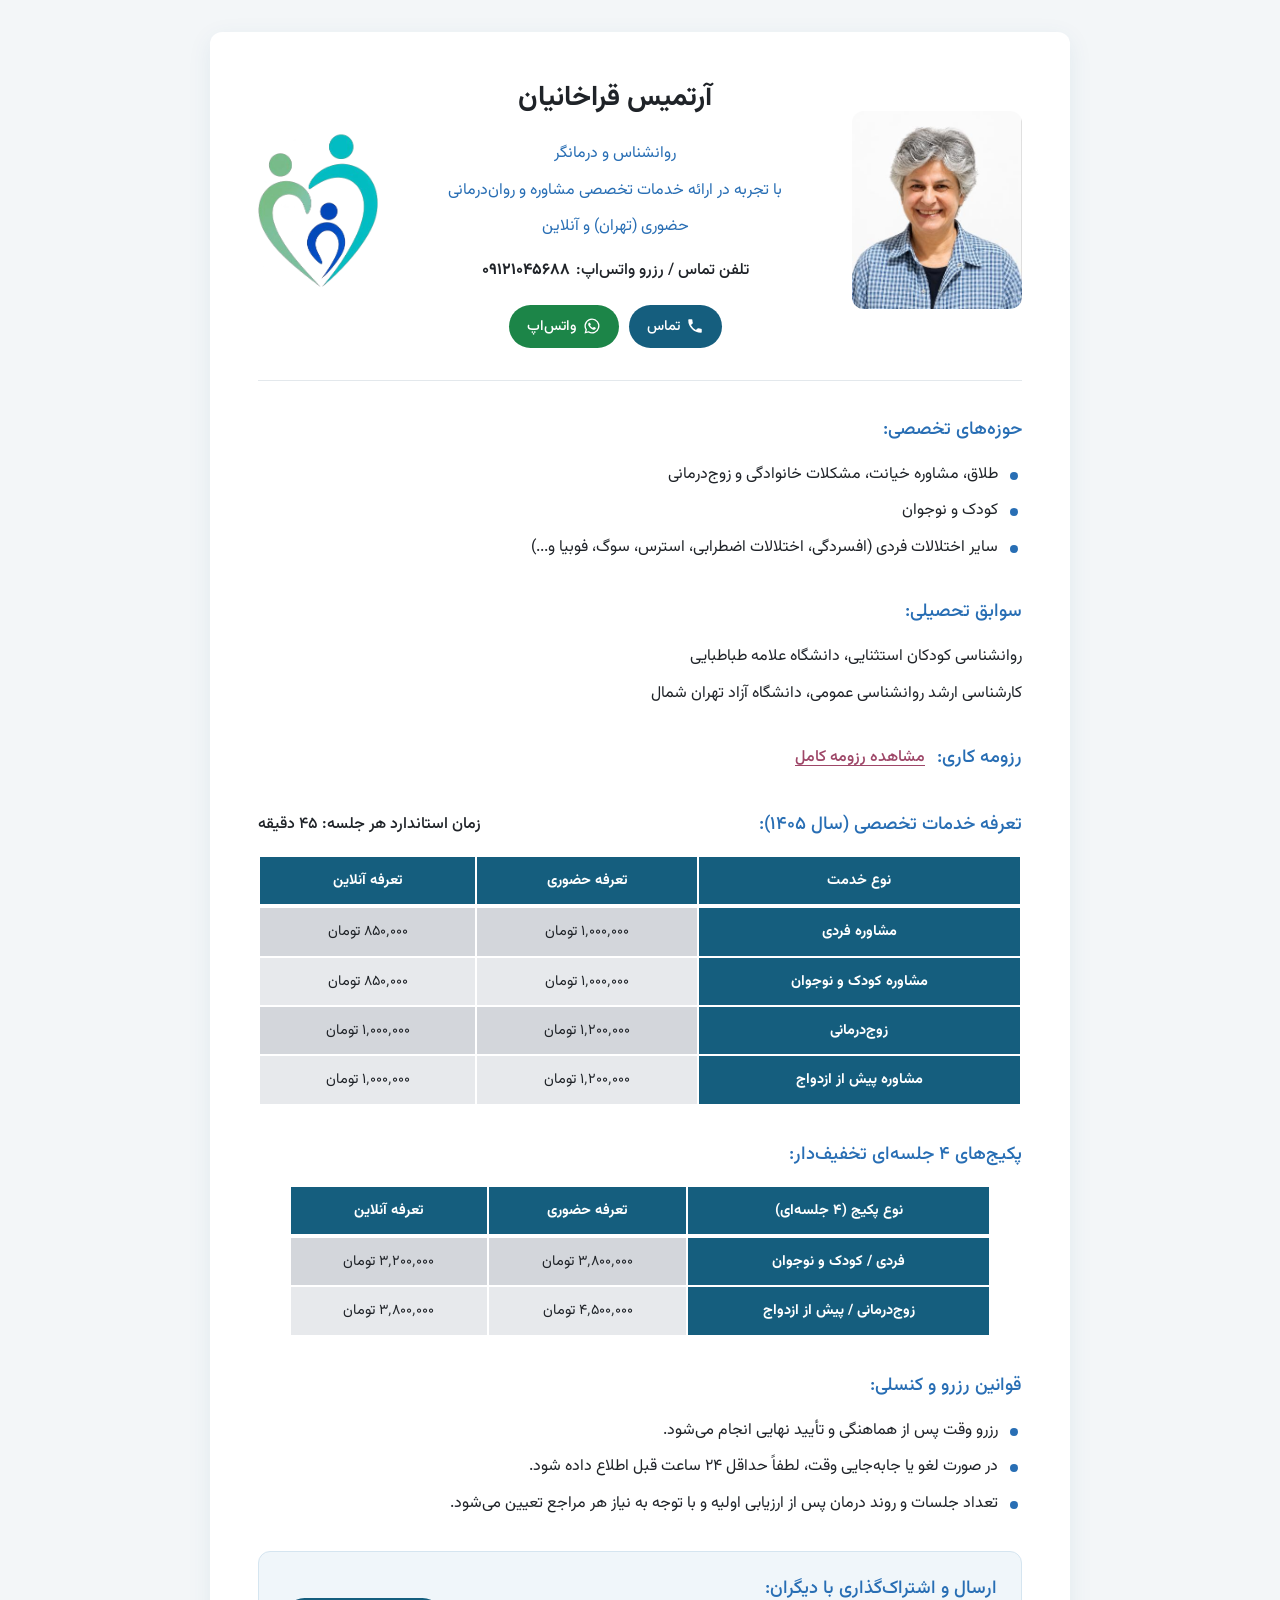
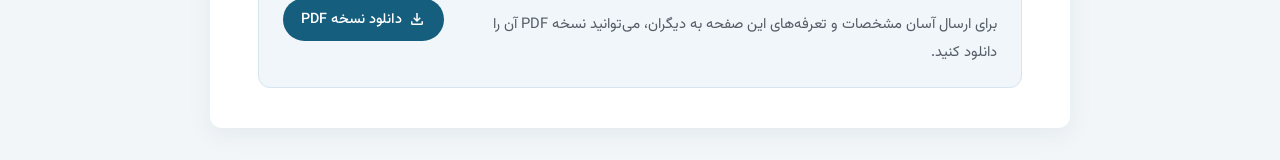
<file: index.html>
<!DOCTYPE html>
<html lang="fa" dir="rtl">
<head>
  <meta charset="UTF-8">
  <meta name="viewport" content="width=device-width, initial-scale=1.0">
  <title>آرتمیس قراخانیان | روانشناس و درمانگر در تهران (حضوری و آنلاین)</title>
  <meta name="description" content="آرتمیس قراخانیان، روانشناس و درمانگر (حضوری در تهران و آنلاین). مشاوره فردی، زوج‌درمانی، طلاق، پیش از ازدواج و کودک و نوجوان. رزرو وقت و واتس‌اپ: ۰۹۱۲۱۰۴۵۶۸۸">
  <meta name="keywords" content="آرتمیس قراخانیان, ارتمیس قراخانیان, ارتمیس قراخاینیان, آرتمیس قراخاینیان, آرتمیس قره‌خانیان, ارتمیس قره خانیان, Artemis Gharakhanian, روانشناس و درمانگر, روانشناس تهران, مشاوره آنلاین روانشناسی, زوج درمانی, مشاوره فردی, مشاوره طلاق, مشاوره کودک و نوجوان">
  <meta name="author" content="آرتمیس قراخانیان">
  <meta name="robots" content="index, follow, max-image-preview:large, max-snippet:-1, max-video-preview:-1">
  <meta name="geo.region" content="IR-23">
  <meta name="geo.placename" content="Tehran">
  <meta name="theme-color" content="#155e7e">

  <!-- Google Search Console: paste your verification tag below if verifying via HTML tag -->
  <!-- <meta name="google-site-verification" content="YOUR_VERIFICATION_CODE"> -->

  <link rel="canonical" href="https://artemisgharakhanian.github.io/">
  <link rel="alternate" hreflang="fa" href="https://artemisgharakhanian.github.io/">
  <link rel="alternate" hreflang="x-default" href="https://artemisgharakhanian.github.io/">
  <link rel="alternate" type="text/markdown" href="https://artemisgharakhanian.github.io/llms.txt" title="LLMs.txt">
  <link rel="alternate" type="text/markdown" href="https://artemisgharakhanian.github.io/llms-full.txt" title="LLMs Full Documentation">

  <!-- Open Graph (WhatsApp, Telegram, LinkedIn, Facebook) -->
  <meta property="og:type" content="profile">
  <meta property="og:locale" content="fa_IR">
  <meta property="og:site_name" content="آرتمیس قراخانیان">
  <meta property="og:url" content="https://artemisgharakhanian.github.io/">
  <meta property="og:title" content="آرتمیس قراخانیان | روانشناس و درمانگر (حضوری در تهران و آنلاین)">
  <meta property="og:description" content="خدمات تخصصی مشاوره فردی، زوج‌درمانی، طلاق، پیش از ازدواج و کودک و نوجوان به‌صورت حضوری در تهران و آنلاین. رزرو وقت: ۰۹۱۲۱۰۴۵۶۸۸">
  <meta property="og:image" content="https://artemisgharakhanian.github.io/assets/images/og-image.jpg">
  <meta property="og:image:type" content="image/jpeg">
  <meta property="og:image:width" content="1200">
  <meta property="og:image:height" content="630">
  <meta property="og:image:alt" content="آرتمیس قراخانیان — روانشناس و درمانگر">
  <meta property="profile:first_name" content="آرتمیس">
  <meta property="profile:last_name" content="قراخانیان">

  <!-- Twitter / X Card -->
  <meta name="twitter:card" content="summary_large_image">
  <meta name="twitter:title" content="آرتمیس قراخانیان | روانشناس و درمانگر (حضوری در تهران و آنلاین)">
  <meta name="twitter:description" content="خدمات تخصصی مشاوره فردی، زوج‌درمانی، طلاق، پیش از ازدواج و کودک و نوجوان به‌صورت حضوری در تهران و آنلاین. رزرو وقت: ۰۹۱۲۱۰۴۵۶۸۸">
  <meta name="twitter:image" content="https://artemisgharakhanian.github.io/assets/images/og-image.jpg">
  <meta name="twitter:image:alt" content="آرتمیس قراخانیان — روانشناس و درمانگر">

  <!-- Favicons (48px multiples for Google Search results + Apple Touch Icon) -->
  <link rel="icon" href="favicon.ico" sizes="48x48">
  <link rel="icon" type="image/png" sizes="48x48" href="assets/images/favicon-48.png">
  <link rel="icon" type="image/png" sizes="192x192" href="assets/images/favicon-192.png">
  <link rel="apple-touch-icon" sizes="180x180" href="assets/images/apple-touch-icon.png">

  <!-- Local Fonts & Styles -->
  <link rel="preload" href="assets/fonts/Vazirmatn-Regular.woff2" as="font" type="font/woff2" crossorigin>
  <link rel="preload" href="assets/fonts/Vazirmatn-Bold.woff2" as="font" type="font/woff2" crossorigin>
  <link rel="stylesheet" href="index.css">
  <script>document.documentElement.classList.add("js");</script>

  <!-- Schema.org Structured Data (JSON-LD) -->
  <script type="application/ld+json">
  {
    "@context": "https://schema.org",
    "@graph": [
      {
        "@type": "WebSite",
        "@id": "https://artemisgharakhanian.github.io/#website",
        "url": "https://artemisgharakhanian.github.io/",
        "name": "آرتمیس قراخانیان",
        "alternateName": [
          "ارتمیس قراخانیان",
          "ارتمیس قراخاینیان",
          "آرتمیس قراخاینیان",
          "Artemis Gharakhanian"
        ],
        "inLanguage": "fa-IR"
      },
      {
        "@type": "ProfilePage",
        "@id": "https://artemisgharakhanian.github.io/#webpage",
        "url": "https://artemisgharakhanian.github.io/",
        "name": "آرتمیس قراخانیان | روانشناس و درمانگر در تهران (حضوری و آنلاین)",
        "description": "آرتمیس قراخانیان، روانشناس و درمانگر با تجربه در ارائه خدمات تخصصی مشاوره و روان‌درمانی حضوری در تهران و آنلاین.",
        "inLanguage": "fa-IR",
        "isPartOf": {
          "@id": "https://artemisgharakhanian.github.io/#website"
        },
        "mainEntity": {
          "@id": "https://artemisgharakhanian.github.io/#person"
        },
        "dateModified": "2026-10-29T14:00:00+03:30"
      },
      {
        "@type": "Person",
        "@id": "https://artemisgharakhanian.github.io/#person",
        "name": "آرتمیس قراخانیان",
        "givenName": "آرتمیس",
        "familyName": "قراخانیان",
        "alternateName": [
          "ارتمیس قراخانیان",
          "ارتمیس قراخاینیان",
          "آرتمیس قراخاینیان",
          "آرتمیس قره‌خانیان",
          "ارتمیس قره خانیان",
          "آرتمیس قره خانیان",
          "Artemis Gharakhanian"
        ],
        "jobTitle": "روانشناس و درمانگر",
        "description": "روانشناس و درمانگر با تجربه در ارائه خدمات تخصصی مشاوره و روان‌درمانی به‌صورت حضوری در تهران و آنلاین",
        "url": "https://artemisgharakhanian.github.io/",
        "image": {
          "@type": "ImageObject",
          "url": "https://artemisgharakhanian.github.io/assets/images/profile.jpg",
          "width": 361,
          "height": 422,
          "caption": "آرتمیس قراخانیان — روانشناس و درمانگر"
        },
        "telephone": "+989121045688",
        "address": {
          "@type": "PostalAddress",
          "addressLocality": "تهران",
          "addressCountry": "IR"
        },
        "alumniOf": [
          {
            "@type": "CollegeOrUniversity",
            "name": "دانشگاه علامه طباطبایی"
          },
          {
            "@type": "CollegeOrUniversity",
            "name": "دانشگاه آزاد اسلامی واحد تهران شمال"
          }
        ],
        "knowsAbout": [
          "مشاوره فردی",
          "زوج‌درمانی",
          "مشاوره طلاق",
          "مشاوره خیانت",
          "مشکلات خانوادگی",
          "مشاوره پیش از ازدواج",
          "مشاوره کودک و نوجوان",
          "روانشناسی کودکان استثنایی",
          "درمان افسردگی و اختلالات اضطرابی",
          "مدیریت استرس، سوگ و فوبیا"
        ],
        "worksFor": {
          "@id": "https://artemisgharakhanian.github.io/#practice"
        },
        "sameAs": [
          "https://moshavereh.hamkadeh.com/consultant/artemis_gharakhanian"
        ]
      },
      {
        "@type": "ProfessionalService",
        "@id": "https://artemisgharakhanian.github.io/#practice",
        "name": "خدمات مشاوره و روان‌درمانی آرتمیس قراخانیان",
        "alternateName": [
          "مشاوره روانشناسی آرتمیس قراخانیان",
          "مشاوره روانشناسی ارتمیس قراخاینیان",
          "مشاوره روانشناسی ارتمیس قراخانیان"
        ],
        "url": "https://artemisgharakhanian.github.io/",
        "logo": "https://artemisgharakhanian.github.io/assets/images/logo.png",
        "image": "https://artemisgharakhanian.github.io/assets/images/og-image.jpg",
        "telephone": "+989121045688",
        "priceRange": "۸۵۰٬۰۰۰ تا ۴٬۵۰۰٬۰۰۰ تومان",
        "address": {
          "@type": "PostalAddress",
          "addressLocality": "تهران",
          "addressCountry": "IR"
        },
        "areaServed": [
          {
            "@type": "City",
            "name": "تهران"
          },
          {
            "@type": "Country",
            "name": "ایران"
          }
        ],
        "founder": {
          "@id": "https://artemisgharakhanian.github.io/#person"
        },
        "hasOfferCatalog": {
          "@type": "OfferCatalog",
          "name": "تعرفه خدمات تخصصی مشاوره و روان‌درمانی (سال ۱۴۰۵)",
          "itemListElement": [
            {
              "@type": "Offer",
              "name": "مشاوره فردی (حضوری — ۴۵ دقیقه)",
              "price": "10000000",
              "priceCurrency": "IRR"
            },
            {
              "@type": "Offer",
              "name": "مشاوره فردی (آنلاین — ۴۵ دقیقه)",
              "price": "8500000",
              "priceCurrency": "IRR"
            },
            {
              "@type": "Offer",
              "name": "مشاوره کودک و نوجوان (حضوری — ۴۵ دقیقه)",
              "price": "10000000",
              "priceCurrency": "IRR"
            },
            {
              "@type": "Offer",
              "name": "مشاوره کودک و نوجوان (آنلاین — ۴۵ دقیقه)",
              "price": "8500000",
              "priceCurrency": "IRR"
            },
            {
              "@type": "Offer",
              "name": "زوج‌درمانی (حضوری — ۴۵ دقیقه)",
              "price": "12000000",
              "priceCurrency": "IRR"
            },
            {
              "@type": "Offer",
              "name": "زوج‌درمانی (آنلاین — ۴۵ دقیقه)",
              "price": "10000000",
              "priceCurrency": "IRR"
            },
            {
              "@type": "Offer",
              "name": "مشاوره پیش از ازدواج (حضوری — ۴۵ دقیقه)",
              "price": "12000000",
              "priceCurrency": "IRR"
            },
            {
              "@type": "Offer",
              "name": "مشاوره پیش از ازدواج (آنلاین — ۴۵ دقیقه)",
              "price": "10000000",
              "priceCurrency": "IRR"
            },
            {
              "@type": "Offer",
              "name": "پکیج ۴ جلسه‌ای فردی / کودک و نوجوان (حضوری)",
              "price": "38000000",
              "priceCurrency": "IRR"
            },
            {
              "@type": "Offer",
              "name": "پکیج ۴ جلسه‌ای فردی / کودک و نوجوان (آنلاین)",
              "price": "32000000",
              "priceCurrency": "IRR"
            },
            {
              "@type": "Offer",
              "name": "پکیج ۴ جلسه‌ای زوج‌درمانی / پیش از ازدواج (حضوری)",
              "price": "45000000",
              "priceCurrency": "IRR"
            },
            {
              "@type": "Offer",
              "name": "پکیج ۴ جلسه‌ای زوج‌درمانی / پیش از ازدواج (آنلاین)",
              "price": "38000000",
              "priceCurrency": "IRR"
            }
          ]
        }
      }
    ]
  }
  </script>
</head>
<body>
  <main class="page">

    <!-- Header / Profile (rendered immediately without fade delay for instant LCP) -->
    <header class="hero">
      <img class="hero__photo" src="assets/images/profile.jpg" alt="آرتمیس قراخانیان، روانشناس و درمانگر" width="361" height="422" fetchpriority="high" decoding="async">

      <div class="hero__info">
        <h1 class="hero__name">آرتمیس قراخانیان</h1>
        <p class="hero__role">روانشناس و درمانگر</p>
        <p class="hero__desc">با تجربه در ارائه خدمات تخصصی مشاوره و روان‌درمانی</p>
        <p class="hero__desc">حضوری (تهران) و آنلاین</p>

        <div class="hero__contact">
          <span class="hero__contact-label">تلفن تماس / رزرو واتس‌اپ:</span>
          <a class="hero__phone" href="tel:+989121045688" dir="ltr">۰۹۱۲۱۰۴۵۶۸۸</a>
        </div>

        <div class="hero__actions">
          <a class="btn btn--call" href="tel:+989121045688">
            <svg viewBox="0 0 24 24" aria-hidden="true"><path d="M6.6 10.8a15.1 15.1 0 0 0 6.6 6.6l2.2-2.2a1 1 0 0 1 1-.25 11.4 11.4 0 0 0 3.6.57 1 1 0 0 1 1 1V20a1 1 0 0 1-1 1A17 17 0 0 1 3 4a1 1 0 0 1 1-1h3.5a1 1 0 0 1 1 1c0 1.25.2 2.45.57 3.57a1 1 0 0 1-.25 1z"/></svg>
            تماس
          </a>
          <a class="btn btn--whatsapp" href="https://wa.me/989121045688" target="_blank" rel="noopener noreferrer">
            <svg viewBox="0 0 24 24" aria-hidden="true"><path d="M12 2a10 10 0 0 0-8.6 15.1L2 22l5-1.3A10 10 0 1 0 12 2zm0 18.2a8.2 8.2 0 0 1-4.2-1.15l-.3-.18-3 .78.8-2.9-.2-.3A8.2 8.2 0 1 1 12 20.2zm4.5-6.1c-.25-.12-1.47-.72-1.7-.8-.23-.09-.4-.13-.56.12-.17.25-.64.8-.79.97-.14.16-.29.18-.54.06a6.7 6.7 0 0 1-3.34-2.92c-.25-.43.25-.4.72-1.34.08-.16.04-.3-.02-.43l-.76-1.83c-.2-.48-.4-.41-.56-.42h-.48a.92.92 0 0 0-.67.31 2.8 2.8 0 0 0-.87 2.08 4.9 4.9 0 0 0 1.02 2.58 11.1 11.1 0 0 0 4.27 3.77c1.58.68 2.2.74 3 .62.48-.07 1.47-.6 1.68-1.18.2-.58.2-1.08.14-1.18-.06-.1-.23-.17-.48-.29z"/></svg>
            واتس‌اپ
          </a>
        </div>
      </div>

      <img class="hero__logo" src="assets/images/logo.png" alt="لوگوی خدمات مشاوره و روان‌درمانی آرتمیس قراخانیان" width="283" height="424" decoding="async">
    </header>

    <!-- Specialties -->
    <section class="section reveal" aria-labelledby="specialties-title">
      <h2 class="section__title" id="specialties-title">حوزه‌های تخصصی:</h2>
      <ul class="bullets">
        <li>طلاق، مشاوره خیانت، مشکلات خانوادگی و زوج‌درمانی</li>
        <li>کودک و نوجوان</li>
        <li>سایر اختلالات فردی (افسردگی، اختلالات اضطرابی، استرس، سوگ، فوبیا و...)</li>
      </ul>
    </section>

    <!-- Education -->
    <section class="section reveal" aria-labelledby="education-title">
      <h2 class="section__title" id="education-title">سوابق تحصیلی:</h2>
      <ul class="plain-list">
        <li>روانشناسی کودکان استثنایی، دانشگاه علامه طباطبایی</li>
        <li>کارشناسی ارشد روانشناسی عمومی، دانشگاه آزاد تهران شمال</li>
      </ul>
    </section>

    <!-- Resume -->
    <section class="section section--inline reveal" aria-labelledby="resume-title">
      <h2 class="section__title" id="resume-title">رزومه کاری:</h2>
      <a class="resume-link" href="https://moshavereh.hamkadeh.com/consultant/artemis_gharakhanian" target="_blank" rel="noopener noreferrer">مشاهده رزومه کامل</a>
    </section>

    <!-- Fees -->
    <section class="section reveal" aria-labelledby="fees-title">
      <div class="section__head">
        <h2 class="section__title" id="fees-title">تعرفه خدمات تخصصی (سال ۱۴۰۵):</h2>
        <p class="section__note">زمان استاندارد هر جلسه: ۴۵ دقیقه</p>
      </div>

      <table class="price-table">
        <caption class="sr-only">جدول تعرفه خدمات تخصصی مشاوره آرتمیس قراخانیان در سال ۱۴۰۵</caption>
        <thead>
          <tr>
            <th scope="col">نوع خدمت</th>
            <th scope="col">تعرفه حضوری</th>
            <th scope="col">تعرفه آنلاین</th>
          </tr>
        </thead>
        <tbody>
          <tr>
            <th scope="row">مشاوره فردی</th>
            <td data-label="تعرفه حضوری">۱٬۰۰۰٬۰۰۰ تومان</td>
            <td data-label="تعرفه آنلاین">۸۵۰٬۰۰۰ تومان</td>
          </tr>
          <tr>
            <th scope="row">مشاوره کودک و نوجوان</th>
            <td data-label="تعرفه حضوری">۱٬۰۰۰٬۰۰۰ تومان</td>
            <td data-label="تعرفه آنلاین">۸۵۰٬۰۰۰ تومان</td>
          </tr>
          <tr>
            <th scope="row">زوج‌درمانی</th>
            <td data-label="تعرفه حضوری">۱٬۲۰۰٬۰۰۰ تومان</td>
            <td data-label="تعرفه آنلاین">۱٬۰۰۰٬۰۰۰ تومان</td>
          </tr>
          <tr>
            <th scope="row">مشاوره پیش از ازدواج</th>
            <td data-label="تعرفه حضوری">۱٬۲۰۰٬۰۰۰ تومان</td>
            <td data-label="تعرفه آنلاین">۱٬۰۰۰٬۰۰۰ تومان</td>
          </tr>
        </tbody>
      </table>
    </section>

    <!-- Packages -->
    <section class="section reveal" aria-labelledby="packages-title">
      <h2 class="section__title" id="packages-title">پکیج‌های ۴ جلسه‌ای تخفیف‌دار:</h2>

      <table class="price-table price-table--narrow">
        <caption class="sr-only">جدول تعرفه پکیج‌های ۴ جلسه‌ای تخفیف‌دار مشاوره آرتمیس قراخانیان</caption>
        <thead>
          <tr>
            <th scope="col">نوع پکیج (۴ جلسه‌ای)</th>
            <th scope="col">تعرفه حضوری</th>
            <th scope="col">تعرفه آنلاین</th>
          </tr>
        </thead>
        <tbody>
          <tr>
            <th scope="row">فردی / کودک و نوجوان</th>
            <td data-label="تعرفه حضوری">۳٬۸۰۰٬۰۰۰ تومان</td>
            <td data-label="تعرفه آنلاین">۳٬۲۰۰٬۰۰۰ تومان</td>
          </tr>
          <tr>
            <th scope="row">زوج‌درمانی / پیش از ازدواج</th>
            <td data-label="تعرفه حضوری">۴٬۵۰۰٬۰۰۰ تومان</td>
            <td data-label="تعرفه آنلاین">۳٬۸۰۰٬۰۰۰ تومان</td>
          </tr>
        </tbody>
      </table>
    </section>

    <!-- Rules -->
    <section class="section reveal" aria-labelledby="rules-title">
      <h2 class="section__title" id="rules-title">قوانین رزرو و کنسلی:</h2>
      <ul class="bullets">
        <li>رزرو وقت پس از هماهنگی و تأیید نهایی انجام می‌شود.</li>
        <li>در صورت لغو یا جابه‌جایی وقت، لطفاً حداقل ۲۴ ساعت قبل اطلاع داده شود.</li>
        <li>تعداد جلسات و روند درمان پس از ارزیابی اولیه و با توجه به نیاز هر مراجع تعیین می‌شود.</li>
      </ul>
    </section>

    <!-- Shareable PDF Download -->
    <section class="pdf-share reveal" aria-labelledby="pdf-share-title">
      <div class="pdf-share__text">
        <h2 class="section__title" id="pdf-share-title">ارسال و اشتراک‌گذاری با دیگران:</h2>
        <p class="pdf-share__desc">برای ارسال آسان مشخصات و تعرفه‌های این صفحه به دیگران، می‌توانید نسخه PDF آن را دانلود کنید.</p>
      </div>
      <a class="btn btn--pdf" href="artemis-gharakhanian.pdf" download="artemis-gharakhanian.pdf">
        <svg viewBox="0 0 24 24" aria-hidden="true"><path d="M12 16l-5-5 1.4-1.4 2.6 2.6V4h2v8.2l2.6-2.6L17 11l-5 5zm-6 4c-1.1 0-2-.9-2-2v-3h2v3h12v-3h2v3c0 1.1-.9 2-2 2H6z"/></svg>
        دانلود نسخه PDF
      </a>
    </section>

  </main>

  <script src="index.js" defer></script>
</body>
</html>
</file>
<file: index.css>
/* ==========================================================================
   Fonts (served locally) — Vazirmatn, SIL Open Font License (see assets/fonts/OFL.txt)
   ========================================================================== */
@font-face {
  font-family: "Vazirmatn";
  src: url("assets/fonts/Vazirmatn-Regular.woff2") format("woff2");
  font-weight: 400;
  font-style: normal;
  font-display: swap;
}

@font-face {
  font-family: "Vazirmatn";
  src: url("assets/fonts/Vazirmatn-Medium.woff2") format("woff2");
  font-weight: 500;
  font-style: normal;
  font-display: swap;
}

@font-face {
  font-family: "Vazirmatn";
  src: url("assets/fonts/Vazirmatn-Bold.woff2") format("woff2");
  font-weight: 700;
  font-style: normal;
  font-display: swap;
}

/* ==========================================================================
   Variables & base
   ========================================================================== */
:root {
  --color-primary: #155e7e;      /* table header / dark teal */
  --color-accent: #286eb4;       /* accessible blue headings (WCAG AA >= 5.2:1) */
  --color-teal: #1fb5b5;
  --color-green: #7cbf8e;
  --color-text: #1f2328;
  --color-muted: #555c66;
  --color-row-odd: #d3d6db;
  --color-row-even: #e7e9ec;
  --color-bg: #f3f6f8;
  --color-card: #ffffff;
  --color-link: #9e4768;
  --radius: 12px;
  --shadow: 0 6px 24px rgba(21, 94, 126, 0.08);
}

*,
*::before,
*::after {
  box-sizing: border-box;
}

html {
  scroll-behavior: smooth;
  -webkit-text-size-adjust: 100%;
}

body {
  margin: 0;
  font-family: "Vazirmatn", Tahoma, sans-serif;
  font-size: 16px;
  line-height: 1.9;
  color: var(--color-text);
  background: var(--color-bg);
  display: flex;
  flex-direction: column;
  align-items: center;
  min-height: 100vh;
}

img {
  max-width: 100%;
  display: block;
}

h1,
h2,
p,
ul {
  margin: 0;
}

a {
  color: inherit;
}

.sr-only {
  position: absolute;
  width: 1px;
  height: 1px;
  padding: 0;
  margin: -1px;
  overflow: hidden;
  clip-path: inset(50%);
  white-space: nowrap;
  border: 0;
}

/* ==========================================================================
   Page container
   ========================================================================== */
.page {
  width: 100%;
  max-width: 860px;
  margin: 32px 16px;
  padding: 40px 48px;
  background: var(--color-card);
  border-radius: var(--radius);
  box-shadow: var(--shadow);
  display: flex;
  flex-direction: column;
  gap: 32px;
}

/* ==========================================================================
   Hero
   ========================================================================== */
.hero {
  display: flex;
  align-items: center;
  justify-content: space-between;
  gap: 24px;
  padding-bottom: 32px;
  border-bottom: 1px solid #e3e8ec;
}

.hero__photo {
  width: 170px;
  height: auto;
  aspect-ratio: 361 / 422;
  object-fit: cover;
  border-radius: var(--radius);
  flex-shrink: 0;
}

.hero__info {
  flex: 1;
  display: flex;
  flex-direction: column;
  align-items: center;
  text-align: center;
  gap: 6px;
}

.hero__name {
  font-size: 1.75rem;
  font-weight: 700;
  margin-bottom: 8px;
}

.hero__role,
.hero__desc {
  color: var(--color-accent);
}

.hero__contact {
  display: flex;
  flex-wrap: wrap;
  justify-content: center;
  gap: 6px;
  margin-top: 8px;
  font-weight: 500;
}

.hero__phone {
  text-decoration: none;
  font-weight: 700;
}

.hero__phone:hover {
  color: var(--color-primary);
}

.hero__actions {
  display: flex;
  flex-wrap: wrap;
  justify-content: center;
  gap: 10px;
  margin-top: 12px;
}

.btn {
  display: inline-flex;
  align-items: center;
  justify-content: center;
  gap: 6px;
  padding: 8px 18px;
  border-radius: 999px;
  font-size: 0.9rem;
  font-weight: 500;
  color: #fff;
  text-decoration: none;
  transition: transform 0.2s ease, box-shadow 0.2s ease;
}

.btn svg {
  width: 18px;
  height: 18px;
  fill: currentColor;
  flex-shrink: 0;
}

.btn:hover,
.btn:focus-visible {
  transform: translateY(-2px);
  box-shadow: 0 4px 12px rgba(0, 0, 0, 0.15);
}

.btn--call,
.btn--pdf {
  background: var(--color-primary);
}

.btn--whatsapp {
  background: #1c8548;
}

.hero__logo {
  width: 120px;
  height: auto;
  flex-shrink: 0;
}

/* ==========================================================================
   Sections
   ========================================================================== */
.section {
  display: flex;
  flex-direction: column;
  gap: 12px;
}

.section--inline {
  flex-direction: row;
  flex-wrap: wrap;
  align-items: center;
}

.section__head {
  display: flex;
  flex-wrap: wrap;
  align-items: center;
  justify-content: space-between;
  gap: 8px 24px;
}

.section__title {
  font-size: 1.15rem;
  font-weight: 500;
  color: var(--color-accent);
}

.section__note {
  font-weight: 500;
}

/* Lists */
.bullets,
.plain-list {
  list-style: none;
  padding: 0;
  display: flex;
  flex-direction: column;
  gap: 6px;
}

.bullets li {
  position: relative;
  padding-right: 24px;
}

.bullets li::before {
  content: "";
  position: absolute;
  right: 4px;
  top: 0.75em;
  width: 8px;
  height: 8px;
  border-radius: 50%;
  background: var(--color-accent);
}

.resume-link {
  color: var(--color-link);
  font-weight: 500;
  text-decoration: underline;
  text-underline-offset: 4px;
}

.resume-link:hover {
  color: var(--color-primary);
}

/* ==========================================================================
   Price tables
   ========================================================================== */
.price-table {
  width: 100%;
  border-collapse: separate;
  border-spacing: 2px;
  font-size: 0.9rem;
  text-align: center;
}

.price-table--narrow {
  width: 92%;
  margin-inline: auto;
}

.price-table th,
.price-table td {
  padding: 10px 12px;
}

.price-table thead th {
  background: var(--color-primary);
  color: #fff;
  font-weight: 700;
}

.price-table tbody th {
  background: var(--color-primary);
  color: #fff;
  font-weight: 700;
}

.price-table tbody tr:nth-child(odd) td {
  background: var(--color-row-odd);
}

.price-table tbody tr:nth-child(even) td {
  background: var(--color-row-even);
}

/* ==========================================================================
   Shareable PDF download box
   ========================================================================== */
.pdf-share {
  display: flex;
  align-items: center;
  justify-content: space-between;
  gap: 16px 24px;
  padding: 20px 24px;
  background: #f0f6fa;
  border: 1px solid #d5e5f0;
  border-radius: var(--radius);
}

.pdf-share__text {
  display: flex;
  flex-direction: column;
  gap: 4px;
}

.pdf-share__desc {
  font-size: 0.92rem;
  color: var(--color-muted);
}

.btn--pdf {
  flex-shrink: 0;
}

/* ==========================================================================
   Reveal animation (enabled by index.js)
   ========================================================================== */
.js .reveal {
  opacity: 0;
  transform: translateY(16px);
  transition: opacity 0.55s ease, transform 0.55s ease;
}

.js .reveal.is-visible {
  opacity: 1;
  transform: none;
}

@media (prefers-reduced-motion: reduce) {
  html {
    scroll-behavior: auto;
  }

  .js .reveal {
    opacity: 1;
    transform: none;
    transition: none;
  }
}

/* ==========================================================================
   Responsive
   ========================================================================== */
@media (max-width: 768px) {
  .page {
    margin: 16px;
    padding: 28px 24px;
  }

  .hero {
    flex-wrap: wrap;
    justify-content: center;
  }

  .hero__info {
    order: 3;
    flex-basis: 100%;
  }

  .hero__logo {
    width: 90px;
  }
}

@media (max-width: 600px) {
  body {
    font-size: 15px;
  }

  .page {
    margin: 0;
    border-radius: 0;
    box-shadow: none;
    padding: 24px 16px 32px;
    gap: 28px;
  }

  .hero__photo {
    width: 140px;
  }

  .hero__logo {
    width: 70px;
  }

  .hero__name {
    font-size: 1.5rem;
  }

  /* Tables become stacked cards */
  .price-table,
  .price-table--narrow {
    width: 100%;
  }

  .price-table thead {
    display: none;
  }

  .price-table,
  .price-table tbody {
    display: flex;
    flex-direction: column;
    gap: 12px;
  }

  .price-table tr {
    display: flex;
    flex-direction: column;
    border-radius: 10px;
    overflow: hidden;
    box-shadow: 0 2px 8px rgba(0, 0, 0, 0.06);
  }

  .price-table tbody th {
    text-align: center;
  }

  .price-table td {
    display: flex;
    justify-content: space-between;
    align-items: center;
    gap: 12px;
    text-align: left;
  }

  .price-table td::before {
    content: attr(data-label);
    font-weight: 500;
    color: var(--color-primary);
    text-align: right;
  }

  .price-table tbody tr td:nth-of-type(1) {
    background: var(--color-row-even);
  }

  .price-table tbody tr td:nth-of-type(2) {
    background: var(--color-row-odd);
  }

  .pdf-share {
    flex-direction: column;
    align-items: stretch;
    padding: 18px 16px;
  }

  .btn--pdf {
    width: 100%;
  }
}

@media (max-width: 380px) {
  .hero__photo {
    width: 120px;
  }

  .hero__logo {
    width: 60px;
  }

  .section__title {
    font-size: 1.05rem;
  }

  .price-table td {
    padding: 10px;
  }
}
</file>
